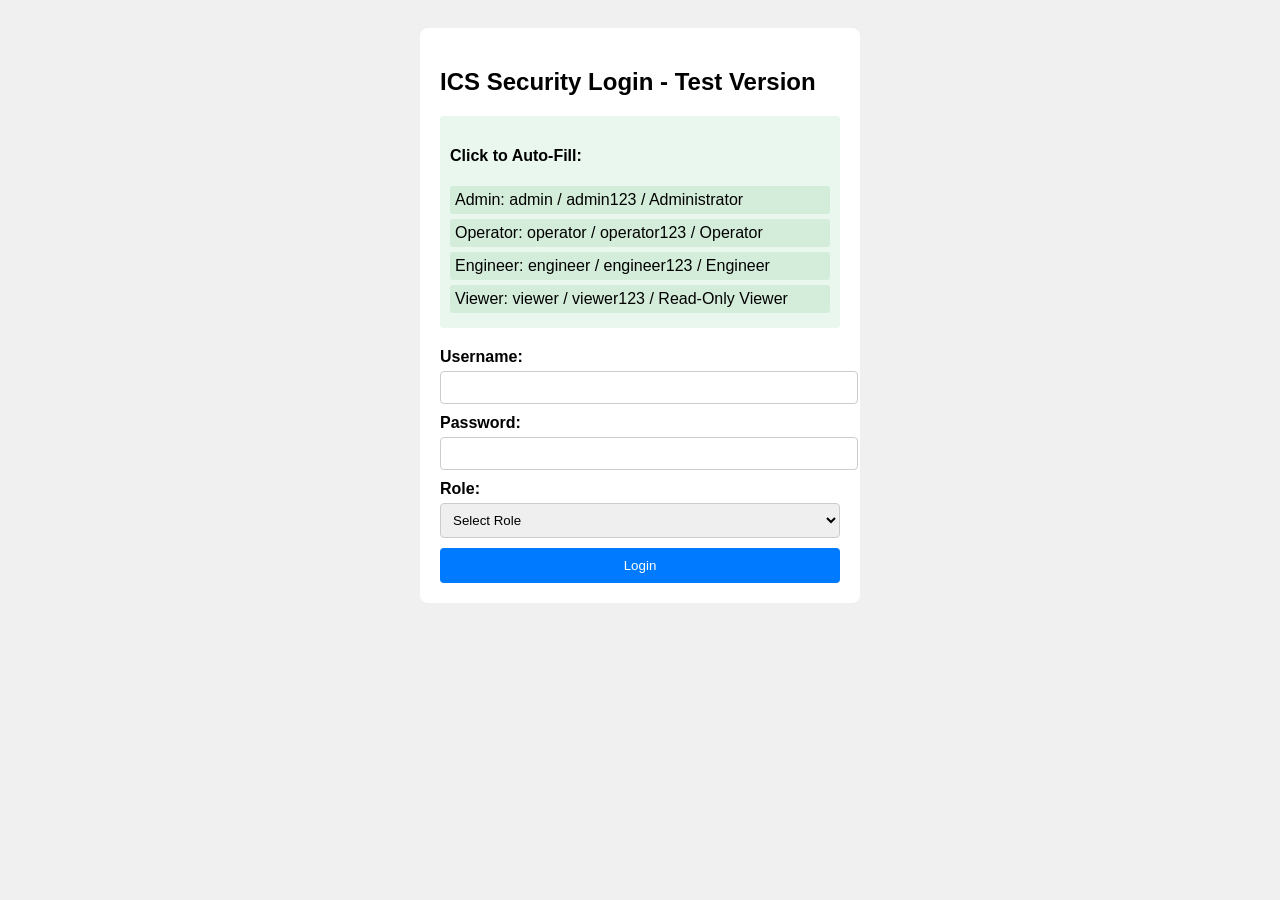
<file: dashboard/login-test.html>
<!DOCTYPE html>
<html lang="en">
<head>
  <meta charset="utf-8" />
  <meta name="viewport" content="width=device-width, initial-scale=1" />
  <title>ICS Security Login - Simple Test</title>
  <style>
    body { font-family: Arial, sans-serif; padding: 20px; background: #f0f0f0; }
    .container { max-width: 400px; margin: 0 auto; background: white; padding: 20px; border-radius: 8px; }
    .form-group { margin: 10px 0; }
    label { display: block; margin-bottom: 5px; font-weight: bold; }
    input, select { width: 100%; padding: 8px; border: 1px solid #ccc; border-radius: 4px; }
    button { width: 100%; padding: 10px; background: #007bff; color: white; border: none; border-radius: 4px; cursor: pointer; }
    button:hover { background: #0056b3; }
    .credentials { margin: 20px 0; padding: 10px; background: #e9f7ef; border-radius: 4px; }
    .cred-box { margin: 5px 0; padding: 5px; background: #d4edda; border-radius: 3px; cursor: pointer; }
    .cred-box:hover { background: #c3e6cb; }
    .message { margin: 10px 0; padding: 10px; border-radius: 4px; }
    .error { background: #f8d7da; color: #721c24; }
    .success { background: #d4edda; color: #155724; }
  </style>
</head>
<body>
  <div class="container">
    <h2>ICS Security Login - Test Version</h2>
    
    <div class="credentials">
      <h4>Click to Auto-Fill:</h4>
      <div class="cred-box" onclick="fillCredentials('admin', 'admin123', 'Administrator')">
        Admin: admin / admin123 / Administrator
      </div>
      <div class="cred-box" onclick="fillCredentials('operator', 'operator123', 'Operator')">
        Operator: operator / operator123 / Operator
      </div>
      <div class="cred-box" onclick="fillCredentials('engineer', 'engineer123', 'Engineer')">
        Engineer: engineer / engineer123 / Engineer
      </div>
      <div class="cred-box" onclick="fillCredentials('viewer', 'viewer123', 'Read-Only Viewer')">
        Viewer: viewer / viewer123 / Read-Only Viewer  
      </div>
    </div>
    
    <form id="loginForm">
      <div class="form-group">
        <label for="username">Username:</label>
        <input type="text" id="username" required>
      </div>
      
      <div class="form-group">
        <label for="password">Password:</label>
        <input type="password" id="password" required>
      </div>
      
      <div class="form-group">
        <label for="role">Role:</label>
        <select id="role" required>
          <option value="">Select Role</option>
          <option value="Administrator">Administrator</option>
          <option value="Operator">Operator</option>
          <option value="Engineer">Engineer</option>
          <option value="Read-Only Viewer">Read-Only Viewer</option>
        </select>
      </div>
      
      <button type="submit">Login</button>
    </form>
    
    <div id="message"></div>
  </div>

  <script>
    // Simple test credentials
    const testUsers = {
      'admin': { password: 'admin123', role: 'Administrator' },
      'operator': { password: 'operator123', role: 'Operator' },
      'engineer': { password: 'engineer123', role: 'Engineer' },
      'viewer': { password: 'viewer123', role: 'Read-Only Viewer' }
    };
    
    function fillCredentials(username, password, role) {
      document.getElementById('username').value = username;
      document.getElementById('password').value = password;
      document.getElementById('role').value = role;
      showMessage('Credentials filled! Click Login to test.', 'success');
    }
    
    function showMessage(text, type) {
      const messageDiv = document.getElementById('message');
      messageDiv.textContent = text;
      messageDiv.className = 'message ' + type;
    }
    
    document.getElementById('loginForm').addEventListener('submit', function(e) {
      e.preventDefault();
      
      const username = document.getElementById('username').value;
      const password = document.getElementById('password').value;
      const role = document.getElementById('role').value;
      
      console.log('Login attempt:', { username, password, role });
      
      const user = testUsers[username];
      
      if (!user) {
        showMessage('Invalid username', 'error');
        return;
      }
      
      if (user.password !== password) {
        showMessage('Invalid password', 'error');
        return;
      }
      
      if (user.role !== role) {
        showMessage(`Role mismatch. Expected: ${user.role}, Selected: ${role}`, 'error');
        return;
      }
      
      showMessage('Login successful! Redirecting...', 'success');
      setTimeout(() => {
        window.location.href = 'index.html';
      }, 1000);
    });
  </script>
</body>
</html>
</file>
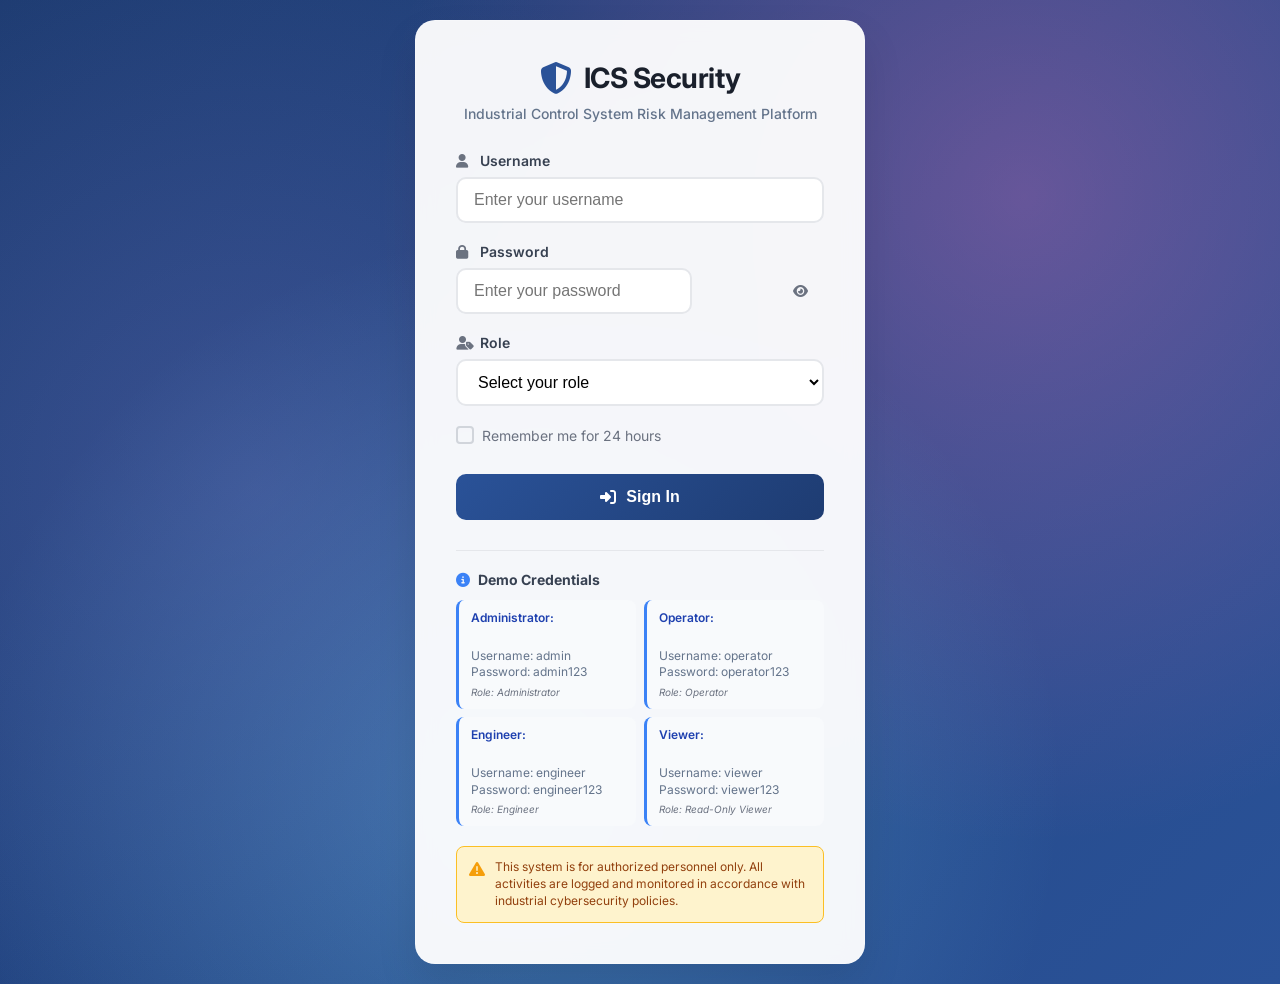
<file: dashboard/login.html>
<!DOCTYPE html>
<html lang="en">
<head>
  <meta charset="utf-8" />
  <meta name="viewport" content="width=device-width, initial-scale=1" />
  <title>ICS Security Login</title>
  <link rel="preconnect" href="https://fonts.googleapis.com">
  <link rel="preconnect" href="https://fonts.gstatic.com" crossorigin>
  <link href="https://fonts.googleapis.com/css2?family=Inter:wght@400;500;600;700&display=swap" rel="stylesheet">
  <link rel="stylesheet" href="https://cdn.jsdelivr.net/npm/@fortawesome/fontawesome-free@6.5.2/css/all.min.css">
  <link rel="stylesheet" href="login-styles.css" />
</head>
<body>
  <div class="login-container">
    <div class="login-card">
      <div class="login-header">
        <div class="logo">
          <i class="fa-solid fa-shield-halved"></i>
          <h1>ICS Security</h1>
        </div>
        <p>Industrial Control System Risk Management Platform</p>
      </div>
      
      <form id="loginForm" class="login-form">
        <div class="form-group">
          <label for="username">
            <i class="fa-solid fa-user"></i>
            Username
          </label>
          <input 
            type="text" 
            id="username" 
            name="username" 
            required 
            autocomplete="username"
            placeholder="Enter your username"
          />
        </div>
        
        <div class="form-group">
          <label for="password">
            <i class="fa-solid fa-lock"></i>
            Password
          </label>
          <div class="password-input">
            <input 
              type="password" 
              id="password" 
              name="password" 
              required 
              autocomplete="current-password"
              placeholder="Enter your password"
            />
            <button type="button" id="togglePassword" class="password-toggle">
              <i class="fa-solid fa-eye"></i>
            </button>
          </div>
        </div>
        
        <div class="form-group">
          <label for="role">
            <i class="fa-solid fa-user-tag"></i>
            Role
          </label>
          <select id="role" name="role" required>
            <option value="">Select your role</option>
            <option value="Administrator">System Administrator</option>
            <option value="Operator">Control Room Operator</option>
            <option value="Engineer">Security Engineer</option>
            <option value="Read-Only Viewer">Read-Only Viewer</option>
          </select>
        </div>
        
        <div class="form-options">
          <label class="checkbox-label">
            <input type="checkbox" id="rememberMe" name="rememberMe">
            <span class="checkmark"></span>
            Remember me for 24 hours
          </label>
        </div>
        
        <button type="submit" class="login-btn" id="loginBtn">
          <i class="fa-solid fa-sign-in-alt"></i>
          Sign In
        </button>
      </form>
      
      <div class="login-footer">
        <div class="demo-credentials">
          <h4><i class="fa-solid fa-info-circle"></i> Demo Credentials</h4>
          <div class="credentials-grid">
            <div class="credential-item" data-username="admin" data-password="admin123" data-role="Administrator">
              <strong>Administrator:</strong><br>
              Username: admin<br>
              Password: admin123<br>
              <small>Role: Administrator</small>
            </div>
            <div class="credential-item" data-username="operator" data-password="operator123" data-role="Operator">
              <strong>Operator:</strong><br>
              Username: operator<br>
              Password: operator123<br>
              <small>Role: Operator</small>
            </div>
            <div class="credential-item" data-username="engineer" data-password="engineer123" data-role="Engineer">
              <strong>Engineer:</strong><br>
              Username: engineer<br>
              Password: engineer123<br>
              <small>Role: Engineer</small>
            </div>
            <div class="credential-item" data-username="viewer" data-password="viewer123" data-role="Read-Only Viewer">
              <strong>Viewer:</strong><br>
              Username: viewer<br>
              Password: viewer123<br>
              <small>Role: Read-Only Viewer</small>
            </div>
          </div>
        </div>
        
        <div class="security-notice">
          <i class="fa-solid fa-exclamation-triangle"></i>
          <p>This system is for authorized personnel only. All activities are logged and monitored in accordance with industrial cybersecurity policies.</p>
        </div>
      </div>
    </div>
    
    <!-- Loading Overlay -->
    <div id="loadingOverlay" class="loading-overlay" style="display: none;">
      <div class="loading-spinner">
        <i class="fa-solid fa-spinner fa-spin"></i>
        <p>Authenticating...</p>
      </div>
    </div>
    
    <!-- Alert Messages -->
    <div id="alertContainer" class="alert-container"></div>
  </div>
  
  <script src="debug-login.js"></script>
  <script src="login-script.js"></script>
</body>
</html>
</file>
<file: dashboard/login-styles.css>
/* ICS Security Login Styles */

* {
  margin: 0;
  padding: 0;
  box-sizing: border-box;
}

body {
  font-family: 'Inter', -apple-system, BlinkMacSystemFont, 'Segoe UI', sans-serif;
  background: linear-gradient(135deg, #1e3c72 0%, #2a5298 100%);
  min-height: 100vh;
  display: flex;
  align-items: center;
  justify-content: center;
  padding: 20px;
  position: relative;
  overflow-x: hidden;
}

/* Animated background particles */
body::before {
  content: '';
  position: absolute;
  top: 0;
  left: 0;
  width: 100%;
  height: 100%;
  background-image: radial-gradient(circle at 20% 50%, rgba(120, 119, 198, 0.3) 0%, transparent 50%),
                    radial-gradient(circle at 80% 20%, rgba(255, 119, 198, 0.3) 0%, transparent 50%),
                    radial-gradient(circle at 40% 80%, rgba(120, 219, 255, 0.3) 0%, transparent 50%);
  animation: float 6s ease-in-out infinite;
  z-index: -1;
}

@keyframes float {
  0%, 100% { transform: translateY(0px); }
  50% { transform: translateY(-20px); }
}

.login-container {
  width: 100%;
  max-width: 450px;
  position: relative;
  z-index: 1;
}

.login-card {
  background: rgba(255, 255, 255, 0.95);
  backdrop-filter: blur(10px);
  border-radius: 20px;
  box-shadow: 0 20px 40px rgba(0, 0, 0, 0.1);
  padding: 40px;
  border: 1px solid rgba(255, 255, 255, 0.2);
  animation: slideUp 0.6s ease-out;
}

@keyframes slideUp {
  from {
    opacity: 0;
    transform: translateY(30px);
  }
  to {
    opacity: 1;
    transform: translateY(0);
  }
}

.login-header {
  text-align: center;
  margin-bottom: 30px;
}

.logo {
  display: flex;
  align-items: center;
  justify-content: center;
  gap: 12px;
  margin-bottom: 10px;
}

.logo i {
  font-size: 32px;
  color: #2a5298;
  animation: pulse 2s ease-in-out infinite;
}

@keyframes pulse {
  0%, 100% { transform: scale(1); }
  50% { transform: scale(1.05); }
}

.logo h1 {
  font-size: 28px;
  font-weight: 700;
  color: #1a202c;
  letter-spacing: -0.5px;
}

.login-header p {
  color: #64748b;
  font-size: 14px;
  font-weight: 500;
}

.login-form {
  display: flex;
  flex-direction: column;
  gap: 20px;
}

.form-group {
  display: flex;
  flex-direction: column;
  gap: 8px;
}

.form-group label {
  display: flex;
  align-items: center;
  gap: 8px;
  font-weight: 600;
  color: #374151;
  font-size: 14px;
}

.form-group label i {
  width: 16px;
  color: #6b7280;
}

.form-group input,
.form-group select {
  padding: 12px 16px;
  border: 2px solid #e5e7eb;
  border-radius: 10px;
  font-size: 16px;
  transition: all 0.3s ease;
  background: white;
}

.form-group input:focus,
.form-group select:focus {
  outline: none;
  border-color: #2a5298;
  box-shadow: 0 0 0 3px rgba(42, 82, 152, 0.1);
}

.password-input {
  position: relative;
}

.password-toggle {
  position: absolute;
  right: 12px;
  top: 50%;
  transform: translateY(-50%);
  background: none;
  border: none;
  color: #6b7280;
  cursor: pointer;
  padding: 4px;
  transition: color 0.3s ease;
}

.password-toggle:hover {
  color: #2a5298;
}

.form-options {
  display: flex;
  align-items: center;
  gap: 12px;
}

.checkbox-label {
  display: flex !important;
  align-items: center;
  gap: 8px;
  cursor: pointer;
  font-size: 14px;
  color: #6b7280;
  font-weight: normal !important;
}

.checkbox-label input[type="checkbox"] {
  display: none;
}

.checkmark {
  width: 18px;
  height: 18px;
  border: 2px solid #d1d5db;
  border-radius: 4px;
  position: relative;
  transition: all 0.3s ease;
}

.checkbox-label input[type="checkbox"]:checked + .checkmark {
  background: #2a5298;
  border-color: #2a5298;
}

.checkbox-label input[type="checkbox"]:checked + .checkmark::after {
  content: '✓';
  position: absolute;
  top: 50%;
  left: 50%;
  transform: translate(-50%, -50%);
  color: white;
  font-size: 12px;
  font-weight: bold;
}

.login-btn {
  display: flex;
  align-items: center;
  justify-content: center;
  gap: 10px;
  padding: 14px 24px;
  background: linear-gradient(135deg, #2a5298 0%, #1e3c72 100%);
  color: white;
  border: none;
  border-radius: 10px;
  font-size: 16px;
  font-weight: 600;
  cursor: pointer;
  transition: all 0.3s ease;
  margin-top: 10px;
}

.login-btn:hover {
  transform: translateY(-2px);
  box-shadow: 0 10px 25px rgba(42, 82, 152, 0.3);
}

.login-btn:active {
  transform: translateY(0);
}

.login-btn:disabled {
  opacity: 0.6;
  cursor: not-allowed;
  transform: none;
}

.login-footer {
  margin-top: 30px;
  padding-top: 20px;
  border-top: 1px solid #e5e7eb;
}

.demo-credentials {
  margin-bottom: 20px;
}

.demo-credentials h4 {
  display: flex;
  align-items: center;
  gap: 8px;
  color: #374151;
  font-size: 14px;
  margin-bottom: 12px;
}

.demo-credentials h4 i {
  color: #3b82f6;
}

.credentials-grid {
  display: grid;
  grid-template-columns: 1fr 1fr;
  gap: 8px;
}

.credential-item {
  background: #f8fafc;
  padding: 10px 12px;
  border-radius: 8px;
  font-size: 12px;
  color: #64748b;
  border-left: 3px solid #3b82f6;
  transition: all 0.2s ease;
  cursor: pointer;
  line-height: 1.4;
}

.credential-item:hover {
  background: #e0f2fe;
  border-left-color: #2563eb;
  transform: translateY(-1px);
  box-shadow: 0 2px 8px rgba(59, 130, 246, 0.15);
}

.credential-item strong {
  color: #1e40af;
  display: block;
  margin-bottom: 4px;
  font-weight: 600;
}

.credential-item small {
  color: #6b7280;
  font-style: italic;
  display: block;
  margin-top: 4px;
}

.security-notice {
  display: flex;
  align-items: flex-start;
  gap: 10px;
  padding: 12px;
  background: #fef3cd;
  border: 1px solid #fbbf24;
  border-radius: 8px;
}

.security-notice i {
  color: #f59e0b;
  margin-top: 2px;
  flex-shrink: 0;
}

.security-notice p {
  font-size: 12px;
  color: #92400e;
  line-height: 1.4;
}

/* Loading Overlay */
.loading-overlay {
  position: fixed;
  top: 0;
  left: 0;
  width: 100%;
  height: 100%;
  background: rgba(0, 0, 0, 0.7);
  display: flex;
  align-items: center;
  justify-content: center;
  z-index: 1000;
  backdrop-filter: blur(4px);
}

.loading-spinner {
  text-align: center;
  color: white;
}

.loading-spinner i {
  font-size: 32px;
  margin-bottom: 12px;
  display: block;
}

.loading-spinner p {
  font-size: 16px;
  font-weight: 500;
}

/* Alert Container */
.alert-container {
  position: fixed;
  top: 20px;
  right: 20px;
  z-index: 1001;
  display: flex;
  flex-direction: column;
  gap: 10px;
}

.alert {
  padding: 12px 16px;
  border-radius: 8px;
  color: white;
  font-weight: 500;
  font-size: 14px;
  max-width: 350px;
  box-shadow: 0 4px 12px rgba(0, 0, 0, 0.15);
  animation: slideInRight 0.3s ease-out;
  position: relative;
  overflow: hidden;
}

@keyframes slideInRight {
  from {
    opacity: 0;
    transform: translateX(100%);
  }
  to {
    opacity: 1;
    transform: translateX(0);
  }
}

.alert.success {
  background: linear-gradient(135deg, #10b981 0%, #059669 100%);
}

.alert.error {
  background: linear-gradient(135deg, #ef4444 0%, #dc2626 100%);
}

.alert.warning {
  background: linear-gradient(135deg, #f59e0b 0%, #d97706 100%);
}

.alert.info {
  background: linear-gradient(135deg, #3b82f6 0%, #2563eb 100%);
}

/* Progress bar for alerts */
.alert::after {
  content: '';
  position: absolute;
  bottom: 0;
  left: 0;
  height: 3px;
  background: rgba(255, 255, 255, 0.3);
  animation: progress 4s linear forwards;
}

@keyframes progress {
  from { width: 100%; }
  to { width: 0%; }
}

/* Responsive Design */
@media (max-width: 480px) {
  .login-card {
    padding: 30px 20px;
    margin: 10px;
  }
  
  .logo h1 {
    font-size: 24px;
  }
  
  .credentials-grid {
    grid-template-columns: 1fr;
  }
  
  .alert-container {
    right: 10px;
    left: 10px;
  }
  
  .alert {
    max-width: none;
  }
}

/* Dark mode support */
@media (prefers-color-scheme: dark) {
  .login-card {
    background: rgba(31, 41, 55, 0.95);
    color: #f9fafb;
  }
  
  .logo h1 {
    color: #f9fafb;
  }
  
  .form-group label {
    color: #d1d5db;
  }
  
  .form-group input,
  .form-group select {
    background: #374151;
    border-color: #4b5563;
    color: #f9fafb;
  }
  
  .credential-item {
    background: #374151;
    color: #d1d5db;
    border-left-color: #4b5563;
  }
  
  .credential-item strong {
    color: #f9fafb;
  }
}
</file>
